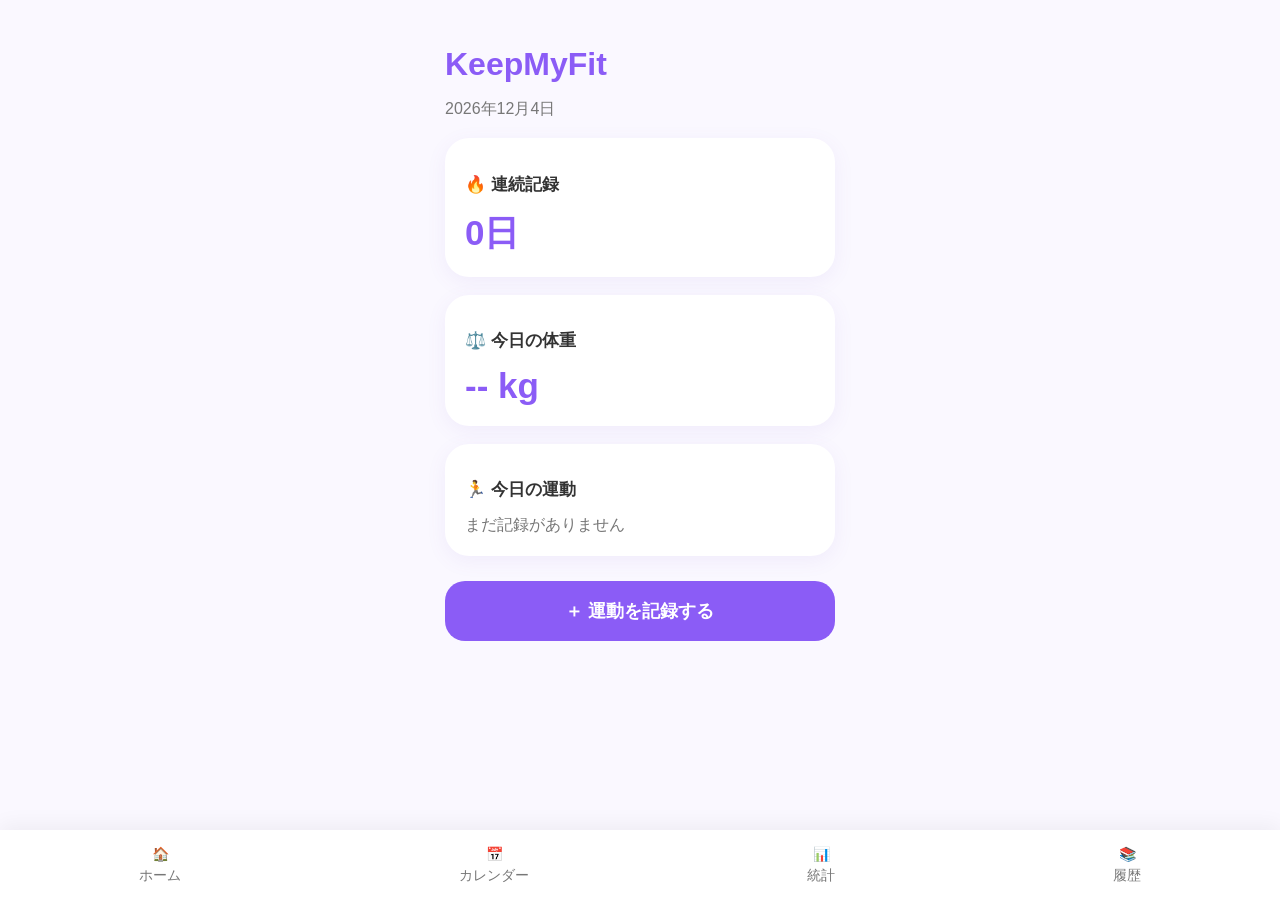
<file: index.html>
<!DOCTYPE html>
<html lang="ja">
<head>
    <meta charset="UTF-8">
    <meta name="viewport" content="width=device-width, initial-scale=1.0">

    <title>KeepMyFit</title>

    <link rel="stylesheet" href="style.css">
    <link rel="manifest" href="manifest.json">
<meta name="theme-color" content="#8b5cf6">
</head>

<body>

<div class="app">

    <header>
        <h1>KeepMyFit</h1>
        <p id="today"></p>
    </header>


    <section class="card">

        <h2>🔥 連続記録</h2>

        <div class="number">
            0日
        </div>

    </section>


    <section class="card">

        <h2>⚖️ 今日の体重</h2>

        <div class="number">
            -- kg
        </div>

    </section>


    <section class="card">

        <h2>🏃 今日の運動</h2>

        <div class="exercise" id="todayExercise">

    まだ記録がありません

</div>

    </section>


    <button 
class="add-button"
onclick="location.href='add.html'"
>
＋ 運動を記録する
</button>


</div>


<nav>

    <div>
        🏠
        <span>ホーム</span>
    </div>

    <div>
        📅
        <span>カレンダー</span>
    </div>

    <div>
        📊
        <span>統計</span>
    </div>
<div onclick="location.href='history.html'">

📚

<span>
履歴
</span>

</div>
</nav>


<script>


const today = new Date();


const year =
today.getFullYear();


const month =
today.getMonth()+1;


const day =
today.getDate();



const todayText =
`${year}-${String(month).padStart(2,"0")}-${String(day).padStart(2,"0")}`;



document.getElementById("today").innerHTML =

`${year}年${month}月${day}日`;




const records =

JSON.parse(
localStorage.getItem("records")
) || [];



const todayRecords =

records.filter(record =>

record.date === todayText

);



const area =

document.getElementById(
"todayExercise"
);



if(todayRecords.length > 0){



let html = "";

let total = 0;



todayRecords.forEach(record=>{


total += Number(record.duration);



html +=

`

<p>

🏃 ${record.type}

<br>

⏱ ${record.duration} 分

</p>

`;



});



html +=

`

<hr>

今日合計：
${total} 分

`;



area.innerHTML = html;



}else{


area.innerHTML =

"まだ記録がありません";


}



</script>
<script>

if ("serviceWorker" in navigator) {

    navigator.serviceWorker.register(
        "service-worker.js"
    );

}

</script>

</body>
</html>
</file>
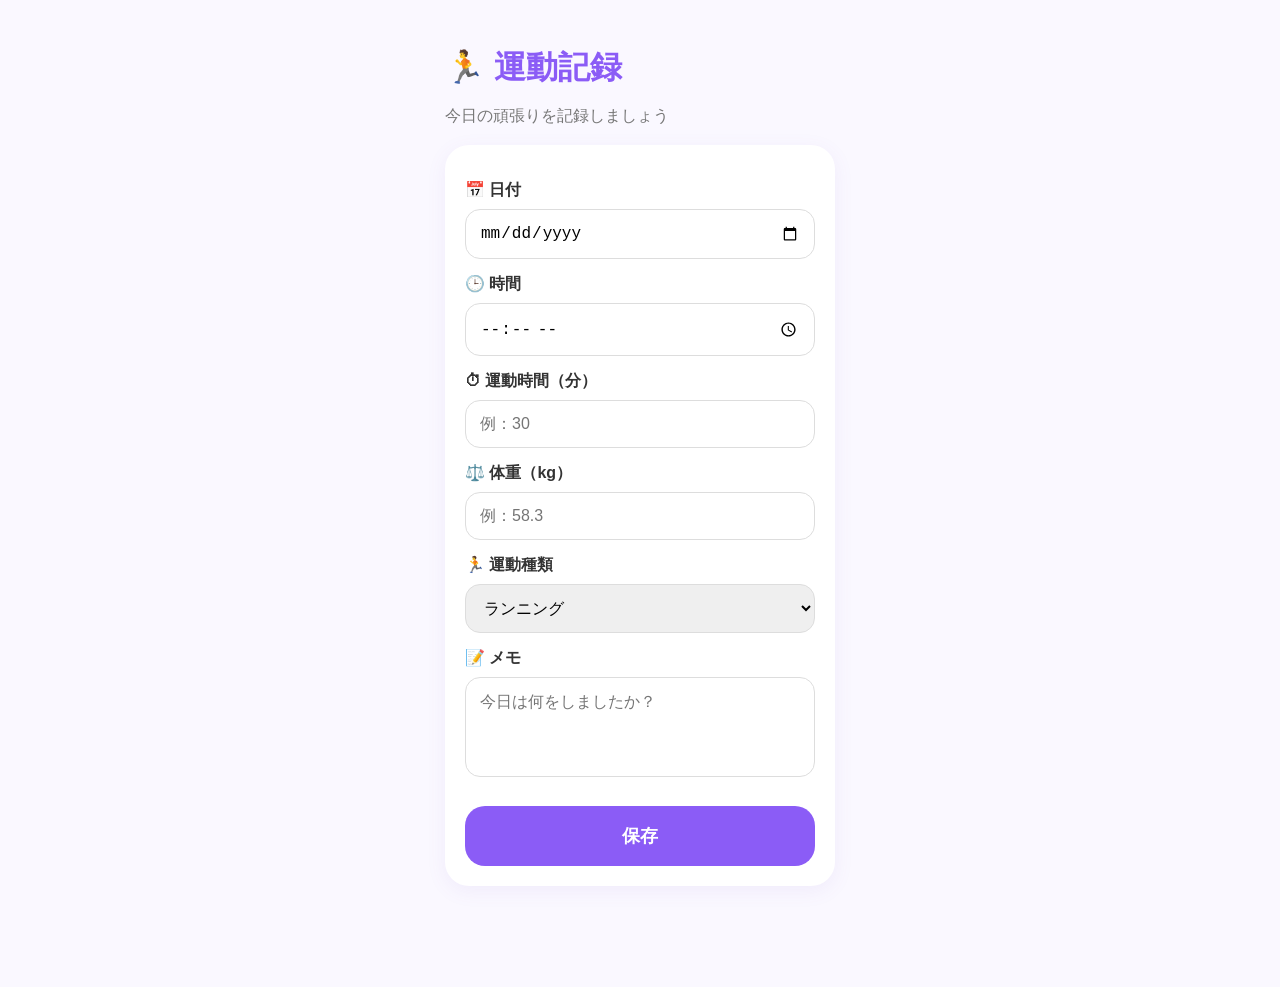
<file: add.html>
<!DOCTYPE html>
<html lang="ja">

<head>

<meta charset="UTF-8">

<meta name="viewport" content="width=device-width, initial-scale=1.0">

<title>運動記録</title>

<link rel="stylesheet" href="style.css">

</head>


<body>


<div class="app">


<header>

<h1>🏃 運動記録</h1>

<p>今日の頑張りを記録しましょう</p>

</header>



<section class="card">


<label>
📅 日付
</label>

<input 
type="date"
id="date"
>



<label>
🕒 時間
</label>

<input 
type="time"
id="time"
>



<label>
⏱ 運動時間（分）
</label>

<input 
type="number"
id="duration"
placeholder="例：30"
>



<label>
⚖️ 体重（kg）
</label>

<input 
type="number"
step="0.1"
id="weight"
placeholder="例：58.3"
>



<label>
🏃 運動種類
</label>


<select id="type">


<option>
ランニング
</option>


<option>
ウォーキング
</option>


<option>
筋トレ
</option>


<option>
ヨガ
</option>


<option>
サイクリング
</option>


<option>
その他
</option>


</select>



<label>
📝 メモ
</label>


<textarea 
id="memo"
placeholder="今日は何をしましたか？">
</textarea>



<button 
class="add-button"
onclick="saveExercise()"
>

保存

</button>



</section>


</div>



<script>


function saveExercise(){


const data = {


date:
document.getElementById("date").value,


time:
document.getElementById("time").value,


duration:
document.getElementById("duration").value,


weight:
document.getElementById("weight").value,


type:
document.getElementById("type").value,


memo:
document.getElementById("memo").value


};



let records =
JSON.parse(
localStorage.getItem("records")
) || [];


records.push(data);


localStorage.setItem(
"records",
JSON.stringify(records)
);



alert("保存しました！");


location.href="index.html";


}


</script>



</body>

</html>
</file>
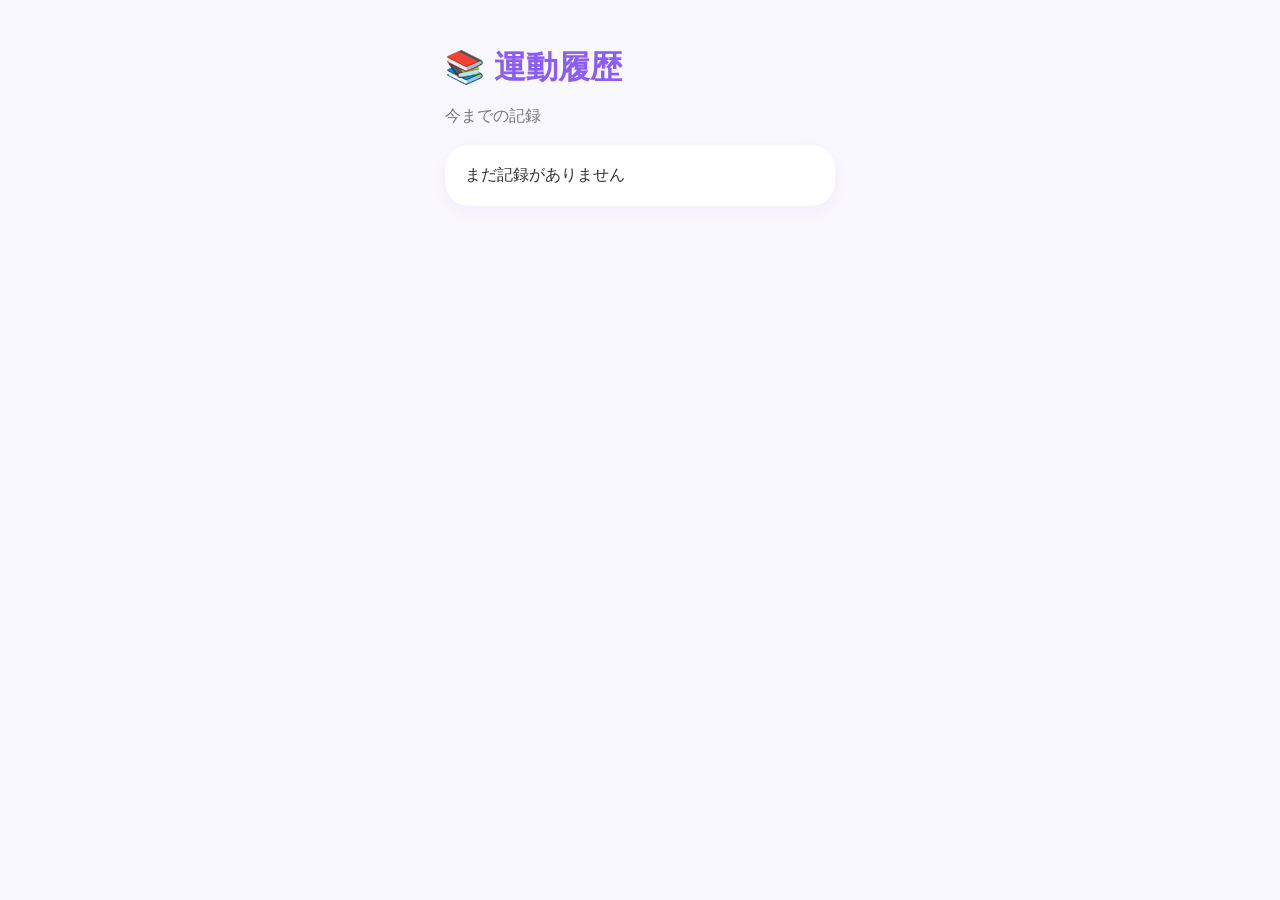
<file: history.html>
<!DOCTYPE html>
<html lang="ja">

<head>

<meta charset="UTF-8">

<meta name="viewport" content="width=device-width, initial-scale=1.0">

<title>履歴</title>

<link rel="stylesheet" href="style.css">

</head>


<body>


<div class="app">


<header>

<h1>
📚 運動履歴
</h1>

<p>
今までの記録
</p>

</header>


<div id="list">


</div>



</div>



<script>


const records =
JSON.parse(
localStorage.getItem("records")
) || [];



const list =
document.getElementById("list");



if(records.length === 0){


list.innerHTML =

`
<section class="card">

まだ記録がありません

</section>
`;


}else{


records.reverse()
.forEach(record=>{


list.innerHTML +=


`

<section class="card">


<h2>
${record.type}
</h2>


<p>
📅 ${record.date}
</p>


<p>
🕒 ${record.time}
</p>


<p>
⏱ ${record.duration} 分
</p>


<p>
⚖️ ${record.weight || "--"} kg
</p>


<p>
${record.memo || ""}
</p>


</section>


`;



});


}


</script>


</body>

</html>
</file>
<file: style.css>
* {
    box-sizing: border-box;
}


body {

    margin:0;

    background:#faf8ff;

    font-family:
    -apple-system,
    BlinkMacSystemFont,
    "Helvetica Neue",
    Arial,
    sans-serif;

    color:#333;

}


.app {

    max-width:430px;

    margin:auto;

    padding:25px 20px 100px;

}



header h1 {

    color:#8b5cf6;

    font-size:32px;

    margin-bottom:5px;

}


header p {

    color:#777;

}



.card {


    background:white;

    border-radius:24px;

    padding:20px;

    margin-top:18px;

    box-shadow:
    0 5px 20px rgba(130,90,200,0.08);

}



.card h2 {

    font-size:17px;

    font-weight:600;

}



.number {

    font-size:35px;

    color:#8b5cf6;

    font-weight:bold;

}



.exercise {

    color:#777;

    margin-top:10px;

}



.add-button {


    width:100%;

    margin-top:25px;

    padding:18px;

    border:none;

    border-radius:20px;

    background:#8b5cf6;

    color:white;

    font-size:18px;

    font-weight:bold;


}



nav {


    position:fixed;

    bottom:0;

    left:0;

    right:0;


    height:70px;

    background:white;


    display:flex;

    justify-content:space-around;

    align-items:center;


    box-shadow:
    0 -5px 20px rgba(0,0,0,0.05);


}



nav div {


    text-align:center;

    color:#777;

    font-size:14px;


}


nav span {

    display:block;

    margin-top:5px;

}
label {

    display:block;

    margin-top:15px;

    margin-bottom:8px;

    font-weight:bold;

}



input,
select,
textarea {


    width:100%;

    padding:14px;

    border-radius:15px;

    border:1px solid #ddd;

    font-size:16px;

}



textarea {

    height:100px;

    resize:none;

}
</file>
